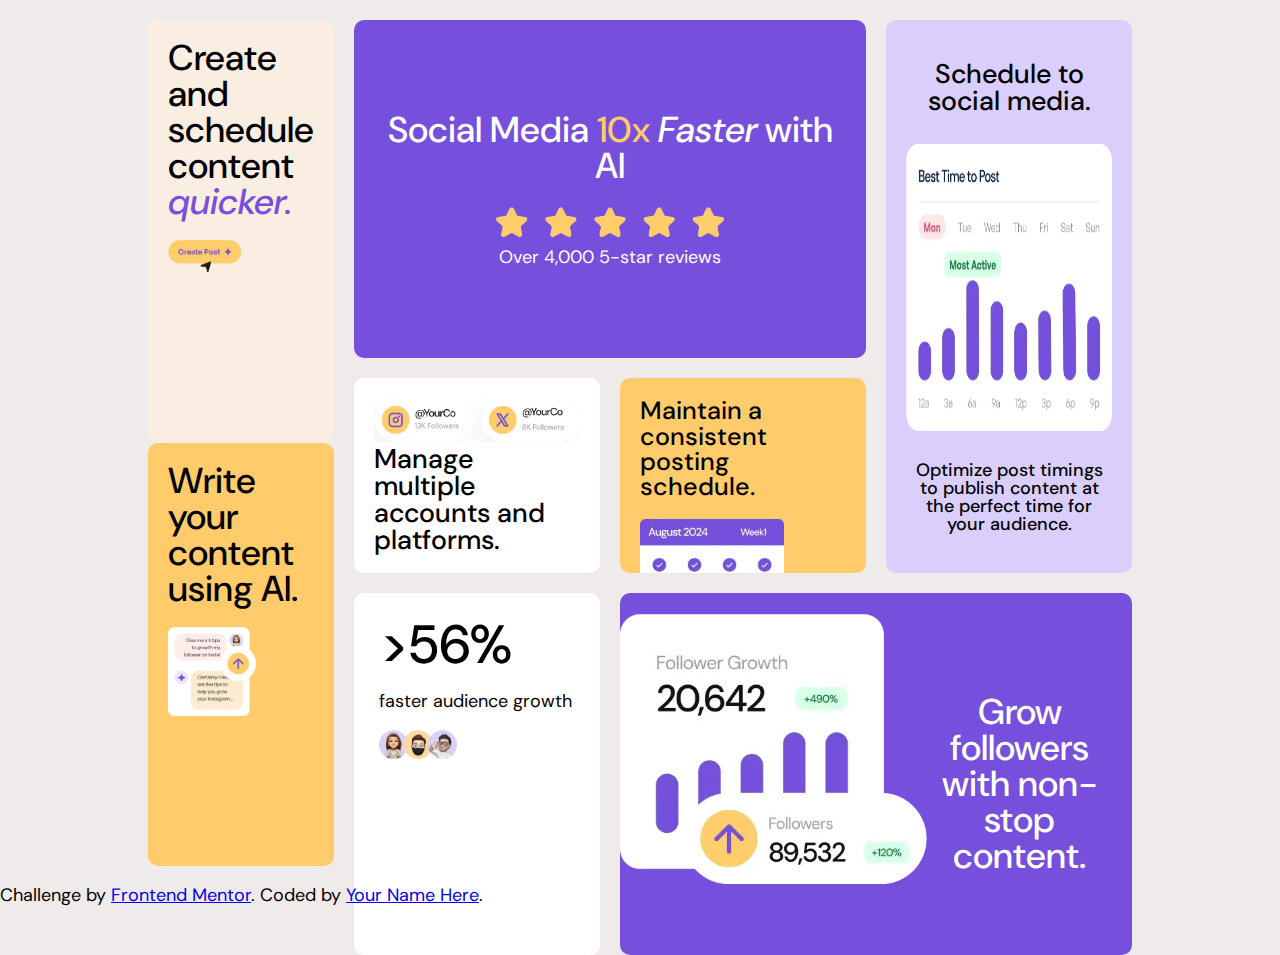
<file: bento-grid-main/index.html>
<!DOCTYPE html>
<html lang="en">
  <head>
    <meta charset="UTF-8" />
    <meta name="viewport" content="width=device-width, initial-scale=1.0" />
    <!-- displays site properly based on user's device -->

    <link
      rel="icon"
      type="image/png"
      sizes="32x32"
      href="./assets/images/favicon-32x32.png"
    />
    <link rel="preconnect" href="https://fonts.googleapis.com" />
    <link rel="preconnect" href="https://fonts.gstatic.com" crossorigin />
    <link
      href="https://fonts.googleapis.com/css2?family=Barlow+Semi+Condensed:wght@400;500&family=DM+Sans:ital,opsz,wght@0,9..40,100..1000;1,9..40,100..1000&family=Dosis:wght@200..800&display=swap"
      rel="stylesheet"
    />

    <link rel="stylesheet" href="style.css" />

    <title>Frontend Mentor | Bento grid</title>
  </head>
  <body>
    <!--Store the entire grid-->
    <div id="grid-container">
      <!--First section storing six containers-->
      <div id="grid-firstsection">
        <div id="grid-firstsection-1">
          <h1>
            Social Media <span id="ten-x">10x</span> <em>Faster</em> with AI
          </h1>
          <img
            id="five-stars"
            src="./assets/images/illustration-five-stars.webp"
            alt="five stars"
          />

          <p>Over 4,000 5-star reviews</p>
        </div>
        <div id="grid-firstsection-2">
          <img
            id="multiple-platforms"
            src="./assets/images/illustration-multiple-platforms.webp"
            alt="multiple platforms"
          />
          <h2>Manage multiple accounts and platforms.</h2>
        </div>
        <div id="grid-firstsection-3">
          <h2>Maintain a consistent posting schedule.</h2>
          <img
            id="consistent-schedule"
            src="./assets/images/illustration-consistent-schedule.webp"
            alt="consistent schedule"
          />
        </div>
        <div id="grid-firstsection-4">
          <h2>Schedule to social media.</h2>
          <img
            id="schedule-posts"
            src="./assets/images/illustration-schedule-posts.webp"
            alt="schedule posts"
          />
          <p>
            Optimize post timings to publish content at the perfect time for
            your audience.
          </p>
        </div>
        <div id="grid-firstsection-5">
          <img
            id="grow-followers"
            src="./assets/images/illustration-grow-followers.webp"
            alt="grow followers"
          />
          <h2>Grow followers with non-stop content.</h2>
        </div>
        <div id="grid-firstsection-6">
          <h1>>56%</h1>
          <p>faster audience growth</p>
          <img
            id="audience-growth"
            src="./assets/images/illustration-audience-growth.webp"
            alt="audience growth"
          />
        </div>
      </div>
      <!--end of first section-->
      <!--start of first section-->
      <div id="grid-secondsection">
        <div id="grid-secondsection-1">
          <h1>Create and schedule content <em>quicker.</em></h1>
          <img
            id="create-post"
            src="./assets/images/illustration-create-post.webp"
            alt="create post"
          />
        </div>
        <div id="grid-secondsection-2">
          <h1>Write your content using AI.</h1>
          <img
            id="ai-content"
            src="./assets/images/illustration-ai-content.webp"
            alt="ai content"
          />
        </div>
      </div>
    </div>
    <!--end of second section-->
    <div class="attribution">
      Challenge by
      <a href="https://www.frontendmentor.io?ref=challenge">Frontend Mentor</a>.
      Coded by <a href="#">Your Name Here</a>.
    </div>
  </body>
</html>

<!-- Social Media 10x Faster with AI Over 4,000 5-star reviews Manage multiple
accounts and platforms. Maintain a consistent posting schedule. Schedule to
social media. Optimize post timings to publish content at the perfect time for
your audience. Grow followers with non-stop content. >56% faster audience growth
Create and schedule content quicker. Write your content using AI. -->
</file>
<file: bento-grid-main/style.css>
* {
  margin: 0;
  padding: 0;
  box-sizing: border-box;
  line-height: 1;
}

html {
  font-family: "DM Sans", serif;
  font-size: 18px;
}
body {
  background-color: #f0ebeb;
}

/* 
======================
======================
=   Shared styles    =
======================
======================
*/

#grid-container {
  padding: 20px;
}

#grid-firstsection div,
#grid-secondsection div {
  margin: 0 0 20px 0;
  border-radius: 10px;
}

#grid-firstsection-1,
#grid-firstsection-5 {
  background-color: #7650dc;
  color: #ffffff;
}

#grid-firstsection-1,
#grid-firstsection-5,
#grid-firstsection-4 {
  display: flex;
  flex-direction: column;
  justify-content: center;
  align-items: center;
}

#grid-firstsection-2,
#grid-firstsection-6 {
  background-color: #ffffff;
}

/* 
======================
======================
=Grid styles         =
======================
======================
*/

#grid-firstsection-1 {
  padding: 20px;
}

#grid-firstsection-2 {
  padding: 20px;
}

#grid-firstsection-3 {
  overflow: hidden;
  padding: 20px 20px 0 20px;
  background-color: #ffcb6b;
  display: flex;
  flex-direction: column;
  justify-content: start;
}

#grid-firstsection-4 {
  padding: 40px 20px;
  background-color: #dacffc;
}

#grid-firstsection-5 {
  padding: 20px 0;
}

#grid-firstsection-6 {
  padding: 25px;
}

#grid-secondsection-1 {
  padding: 20px;
  background-color: #f9eee1;
}

#grid-secondsection-2 {
  padding: 20px;
  background-color: #ffcb6b;
}

/* 
======================
======================
=Grid content styles =
======================
======================
*/

#grid-firstsection-1 h1 {
  font-weight: 500;
  text-align: center;
  padding-bottom: 20px;
}

#ten-x {
  color: #ffcb6b;
}

#five-stars {
  max-width: 50%;
  height: auto;
  margin-bottom: 5px;
}

#grid-firstsection-2 h2 {
  font-weight: 500;
  font-size: 1.5rem;
}

#multiple-platforms {
  max-width: 100%;
  height: auto;
}

#grid-firstsection-3 h2 {
  font-weight: 500;
  font-size: 1.4rem;
  margin-bottom: 20px;
}

#consistent-schedule {
  max-width: 70%;
  height: auto;
}

#grid-firstsection-4 h2 {
  font-weight: 500;
  text-align: center;
}

#schedule-posts {
  width: 100%;
  height: 100%;
  margin: 30px 0;
}

#grid-firstsection-4 p {
  font-weight: 500;
  text-align: center;
}

#grow-followers {
  max-width: 60%;
  height: auto;
  margin-bottom: 10%;
}

#grid-firstsection-5 h2 {
  font-size: 2rem;
  font-weight: 500;
  text-align: center;
  padding: 0 25%;
}

#grid-firstsection-6 h1 {
  font-weight: 500;
  font-size: 3rem;
}

#grid-firstsection-6 p {
  margin: 20px 0;
}

#audience-growth {
  max-width: 50%;
  height: auto;
}

#grid-secondsection-1 h1 {
  font-weight: 500;
}

#grid-secondsection-1 em {
  color: #7650dc;
}

#create-post {
  max-width: 50%;
  margin: 20px 0;
}

#grid-secondsection-2 h1 {
  font-weight: 500;
}

#ai-content {
  max-width: 60%;
  margin-top: 20px;
}

@media (min-width: 576px) {
  #grid-container {
    display: flex;
    flex-direction: row-reverse;
    width: 80vw;
    height: 100%;
    margin: auto;
    gap: 20px;
  }

  #grid-container div {
    margin: 0;
  }

  #grid-secondsection {
    flex-basis: 20%;
    margin: 20px;
  }

  #grid-secondsection div {
    height: 50%;
  }

  #grid-firstsection {
    display: grid;
    grid-template-columns: repeat(3, 1fr);
    grid-template-rows: 40% auto auto;
    grid-template-areas:
      "alias-gfs1 alias-gfs1 alias-gfs4"
      "alias-gfs2 alias-gfs3 alias-gfs4"
      "alias-gfs6 alias-gfs5 alias-gfs5";
    gap: 20px;
  }

  #grid-firstsection-1 {
    grid-area: alias-gfs1;
  }

  #grid-firstsection-2 {
    grid-area: alias-gfs2;
  }

  #grid-firstsection-3 {
    grid-area: alias-gfs3;
  }

  #grid-firstsection-4 {
    grid-area: alias-gfs4;
  }

  #grid-firstsection-5 {
    grid-area: alias-gfs5;
    flex-direction: row;
  }
  #grid-firstsection-5 h2 {
    margin: 0;
    padding: 20px 20px 0 0;
  }

  #audience-growth {
    margin: 0;
    padding-right: 20px;
  }

  #grid-firstsection-6 {
    grid-area: alias-gfs6;
  }
}
</file>
